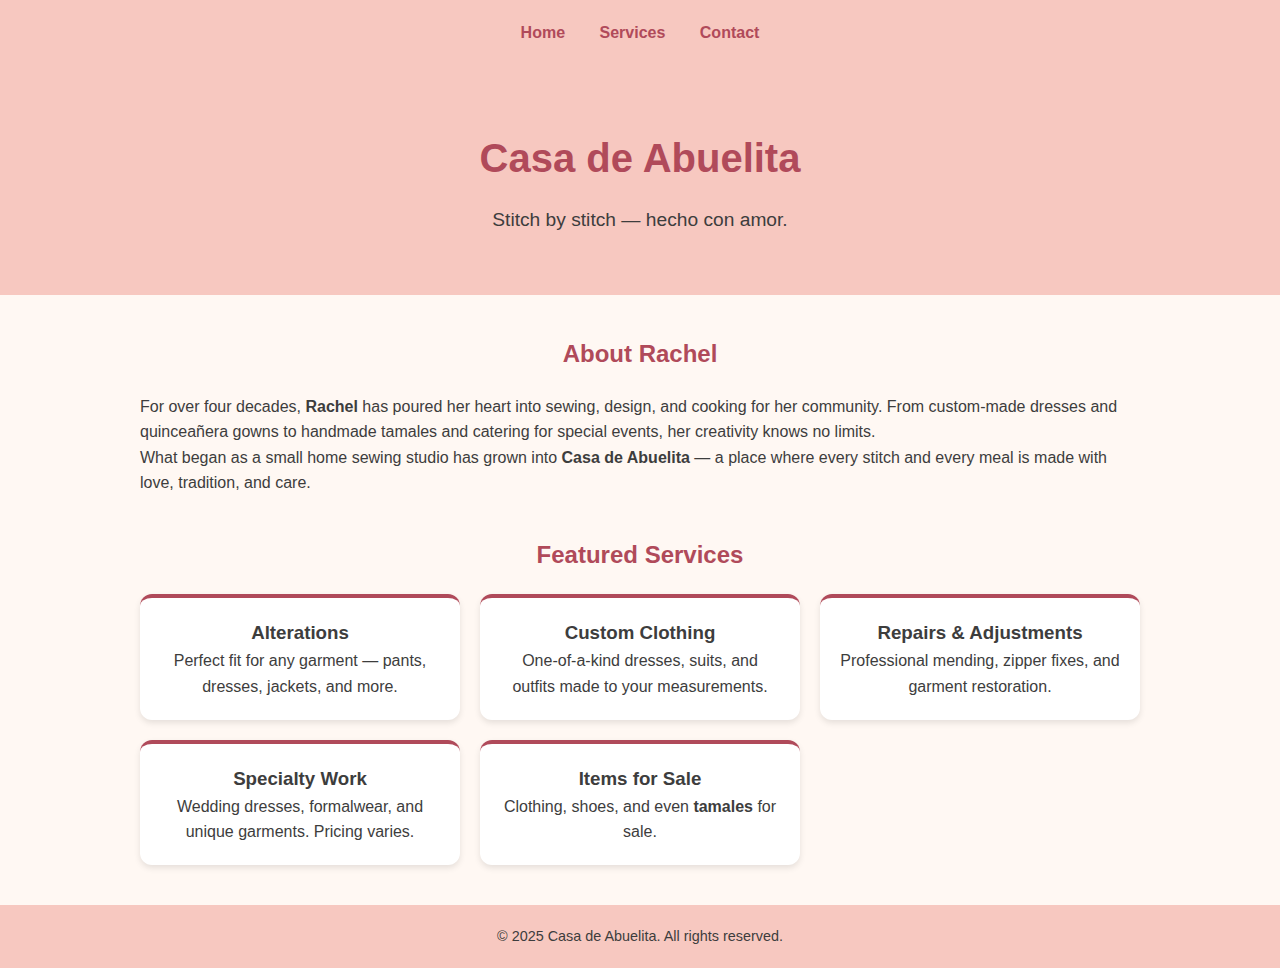
<file: index.html>
<!-- Website for Grandma 2025 ---
     Author: Adriana Padilla
-->
<!DOCTYPE html>
<html lang="en">
<head>
    <meta charset="UTF-8">
    <meta name="viewport" content="width=device-width, initial-scale=1.0">
    <title>Casa de Abuelita - Rachel’s Tailoring</title>
    <link rel="stylesheet" href="../css/styles.css">
</head>
<body>
    <header>
        <nav>
            <a href="index.html">Home</a>
            <a href="services.html">Services</a>
            <a href="contact.html">Contact</a>
        </nav>
    </header>

    <section class="hero">
        <h1>Casa de Abuelita</h1>
        <p>Stitch by stitch — hecho con amor.</p>
    </section>

    <!-- About Section -->
    <section class="container about">
        <h2>About Rachel</h2>
        <p>
            For over four decades, <strong>Rachel</strong> has poured her heart into sewing, design, 
            and cooking for her community. From custom-made dresses and quinceañera gowns 
            to handmade tamales and catering for special events, her creativity knows no limits.
        </p>
        <p>
            What began as a small home sewing studio has grown into <strong>Casa de Abuelita</strong> — 
            a place where every stitch and every meal is made with love, tradition, and care.
        </p>
    </section>

    <!-- Services Section -->
    <div class="container">
        <h2>Featured Services</h2>
        <div class="services-grid">
            <div class="service-card">
                <h3>Alterations</h3>
                <p>Perfect fit for any garment — pants, dresses, jackets, and more.</p>
            </div>
            <div class="service-card">
                <h3>Custom Clothing</h3>
                <p>One-of-a-kind dresses, suits, and outfits made to your measurements.</p>
            </div>
            <div class="service-card">
                <h3>Repairs & Adjustments</h3>
                <p>Professional mending, zipper fixes, and garment restoration.</p>
            </div>
            <div class="service-card">
                <h3>Specialty Work</h3>
                <p>Wedding dresses, formalwear, and unique garments. Pricing varies.</p>
            </div>
            <div class="service-card">
                <h3>Items for Sale</h3>
                <p>Clothing, shoes, and even <strong>tamales</strong> for sale.</p>
            </div>
        </div>
    </div>

    <footer>
        &copy; 2025 Casa de Abuelita. All rights reserved.
    </footer>
</body>
</html>
</file>
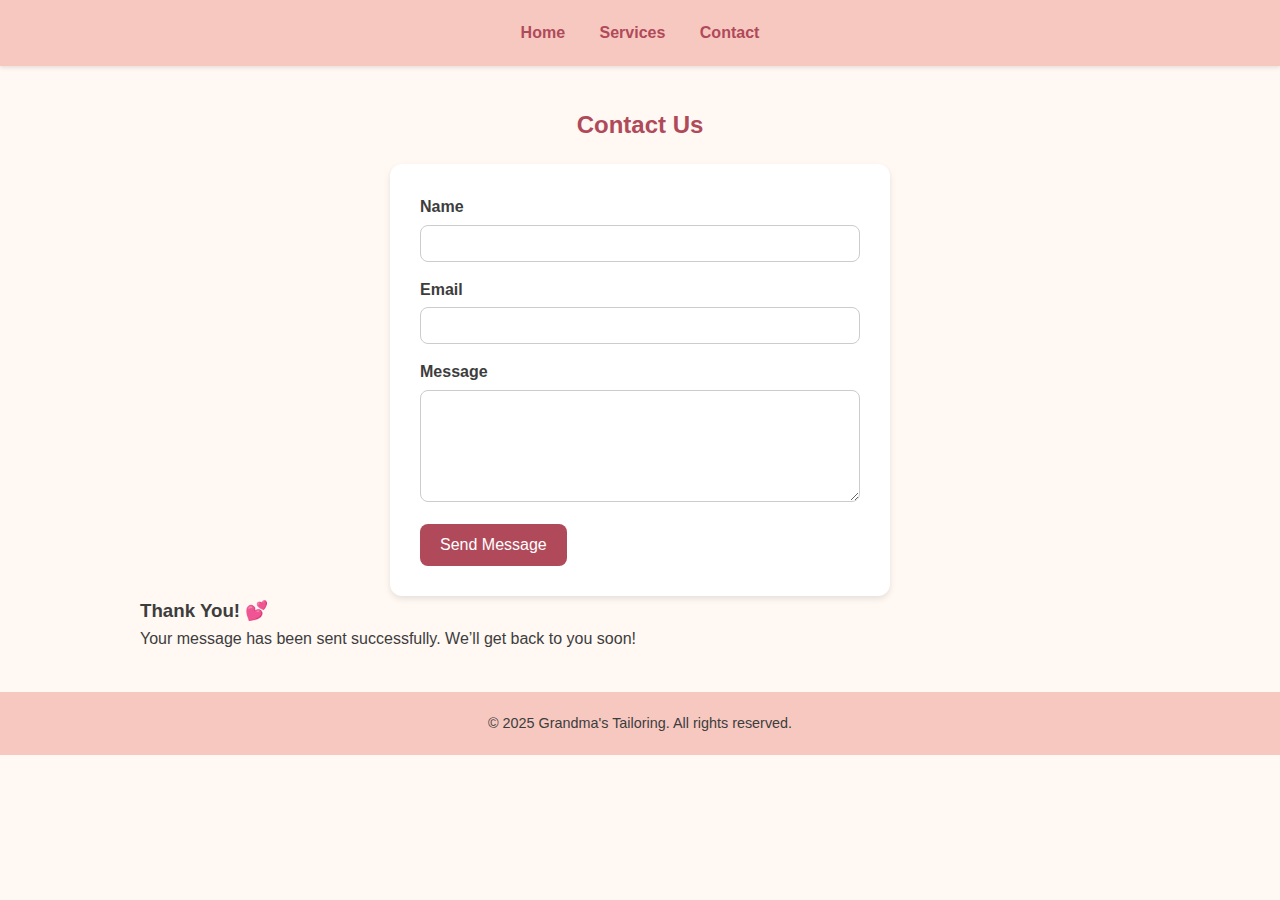
<file: contact.html>
<!DOCTYPE html>
<html lang="en">
<head>
  <meta charset="UTF-8" />
  <meta name="viewport" content="width=device-width, initial-scale=1.0" />
  <title>Contact - Abuelita Tailoring</title>
  <link rel="stylesheet" href="../css/styles.css" />
</head>
<body>
  <header>
    <nav>
      <a href="index.html">Home</a>
      <a href="services.html">Services</a>
      <a href="contact.html" class="active">Contact</a>
    </nav>
  </header>

  <div class="container">
    <h2>Contact Us</h2>

    <form id="contactForm" action="https://formspree.io/f/xovkrbnr" method="POST">
      <input type="hidden" name="_subject" value="New Message from Abuelita Tailoring Website" />
      <input type="hidden" name="_template" value="box" />
      <input type="hidden" name="_captcha" value="false" />
      <input type="hidden" name="_autoresponse" value="Thank you for contacting Abuelita Tailoring! We’ll get back to you soon. ❤️" />

      <label for="name">Name</label>
      <input type="text" id="name" name="name" required />

      <label for="email">Email</label>
      <input type="email" id="email" name="email" required />

      <label for="message">Message</label>
      <textarea id="message" name="message" rows="6" required></textarea>

      <button type="submit">Send Message</button>
    </form>

    <div class="success-message" id="successMessage">
      <h3>Thank You! 💕</h3>
      <p>Your message has been sent successfully. We’ll get back to you soon!</p>
    </div>
  </div>

  <footer>
    &copy; 2025 Grandma's Tailoring. All rights reserved.
  </footer>

  <script>
    // Handle form submission inline without redirect
    const form = document.getElementById('contactForm');
    const successMessage = document.getElementById('successMessage');

    form.addEventListener('submit', async function(e) {
      e.preventDefault();

      const formData = new FormData(form);
      try {
        const response = await fetch(form.action, {
          method: 'POST',
          body: formData,
          headers: { 'Accept': 'application/json' }
        });

        if (response.ok) {
          form.reset();
          successMessage.style.display = 'block';
          window.scrollTo({ top: successMessage.offsetTop - 100, behavior: 'smooth' });
        } else {
          alert('Oops! Something went wrong. Please try again.');
        }
      } catch (error) {
        alert('There was an issue sending your message.');
      }
    });
  </script>
</body>
</html>
</file>
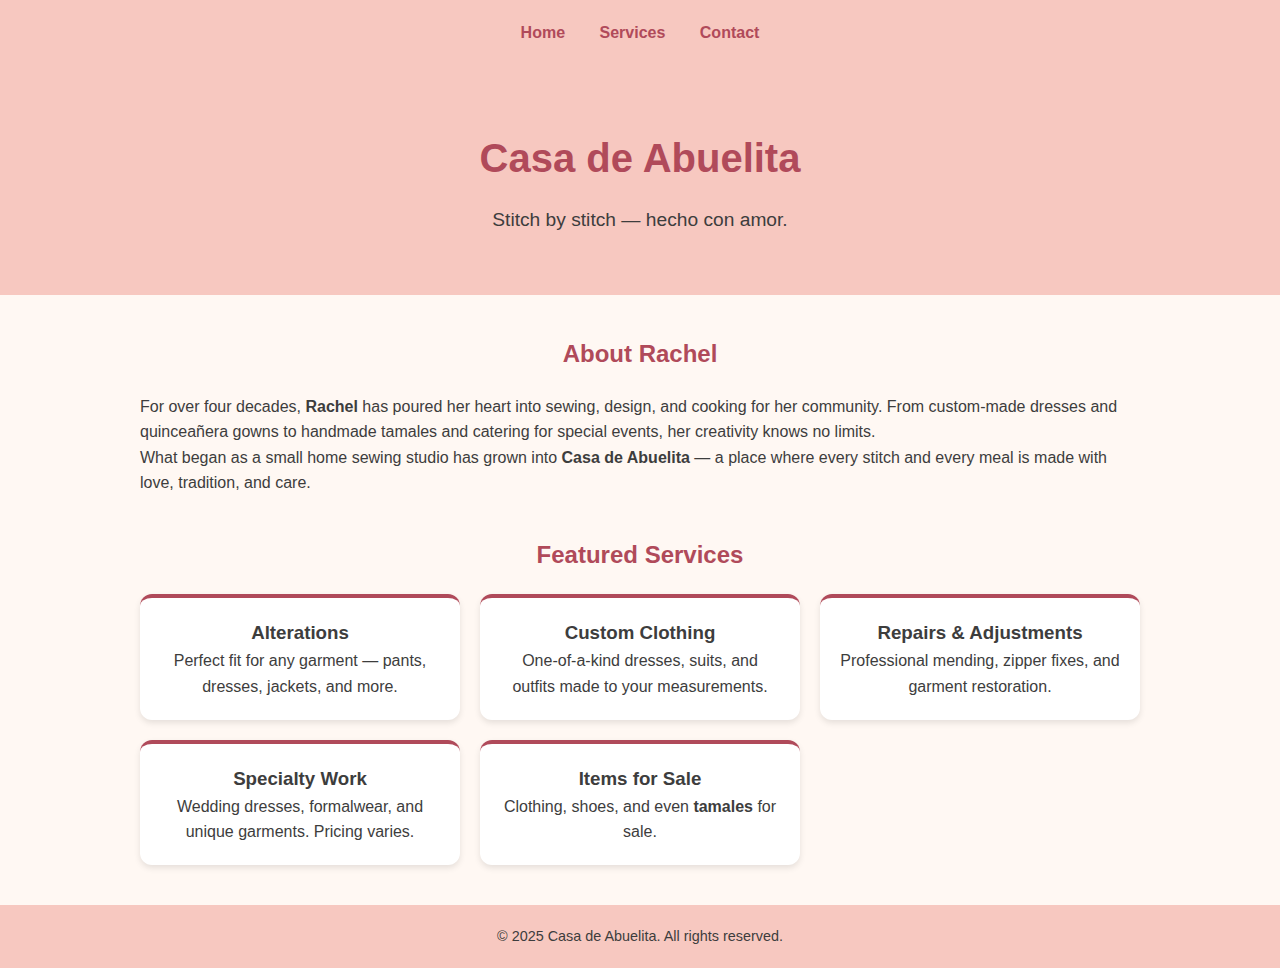
<file: index-es.html>
<!-- Casita de Abuelita 2025 - One Page Layout (Spanish Version) ---
     Author: Adriana Padilla
-->
<!DOCTYPE html>
<html lang="es">
<head>
    <meta charset="UTF-8">
    <meta name="viewport" content="width=device-width, initial-scale=1.0">

    <!-- Basic SEO -->
    <title>Casita de Abuelita | Sastrería y Tamales en San Antonio, TX</title>
    <meta name="description" content="Casita de Abuelita en San Antonio, TX ofrece sastrería personalizada, ajustes de ropa, reparaciones, prendas especiales y tamales caseros. Servicio de calidad con amor y tradición.">
    <meta name="keywords" content="sastre San Antonio, ropa personalizada San Antonio, ajustes de vestidos, reparaciones de ropa, vestidos de boda, tamales, Rachel Casita de Abuelita, San Antonio TX">
    <meta name="author" content="Adriana Padilla">

    <!-- Open Graph / Facebook -->
    <meta property="og:title" content="Casita de Abuelita | Sastrería y Tamales en San Antonio, TX">
    <meta property="og:description" content="Sastrería personalizada, ajustes, prendas especiales y tamales caseros en San Antonio, TX.">
    <meta property="og:type" content="website">
    <meta property="og:url" content="https://casitadeabuelita.com/">
    <meta property="og:image" content="https://casitadeabuelita.com/images/link.jpg">

    <!-- Twitter Card -->
    <meta name="twitter:card" content="summary_large_image">
    <meta name="twitter:title" content="Casita de Abuelita | Sastrería y Tamales en San Antonio, TX">
    <meta name="twitter:description" content="Sastrería personalizada, ajustes, prendas especiales y tamales caseros en San Antonio, TX.">
    <meta name="twitter:image" content="https://casitadeabuelita.com/images/link.jpg">

    <!-- Geo-location -->
    <meta name="geo.region" content="US-TX">
    <meta name="geo.placename" content="San Antonio">
    <meta name="geo.position" content="29.4241;-98.4936">
    <meta name="ICBM" content="29.4241, -98.4936">

    <!-- Favicon -->
    <link rel="icon" href="favicon.ico" type="image/x-icon">

    <!-- CSS -->
    <link rel="stylesheet" href="styles.css">

    <!-- Google Analytics -->
    <script async src="https://www.googletagmanager.com/gtag/js?id=G-J3QMKM0RFS"></script>
    <script>
      window.dataLayer = window.dataLayer || [];
      function gtag(){dataLayer.push(arguments);}
      gtag('js', new Date());
      gtag('config', 'G-J3QMKM0RFS');
    </script>

    <!-- Schema.org LocalBusiness JSON-LD -->
    <script type="application/ld+json">
    {
      "@context": "https://schema.org",
      "@type": "LocalBusiness",
      "name": "Casita de Abuelita",
      "image": "https://casitadeabuelita.com/images/hero.jpg",
      "description": "Sastrería personalizada, ajustes de ropa, prendas especiales y tamales caseros en San Antonio, TX.",
      "address": {
        "@type": "PostalAddress",
        "streetAddress": "Su dirección aquí",
        "addressLocality": "San Antonio",
        "addressRegion": "TX",
        "postalCode": "78214",
        "addressCountry": "US"
      },
      "geo": {
        "@type": "GeoCoordinates",
        "latitude": 29.4241,
        "longitude": -98.4936
      },
      "url": "https://casitadeabuelita.com",
      "telephone": "+1-210-630-3581",
      "openingHours": "Mo-Fr 09:00-18:00, Sa 10:00-14:00",
      "priceRange": "$"
    }
    </script>

    <script>
      const userLang = navigator.language || navigator.userLanguage; // e.g., "en-US" or "es-ES"
      
      if (userLang.startsWith('es') && !location.pathname.includes('-es')) {
        window.location.href = location.pathname.replace('.html', '-es.html');
      } else if (userLang.startsWith('en') && location.pathname.includes('-es')) {
        window.location.href = location.pathname.replace('-es.html', '.html');
      }
    </script>
</head>
<body>

    <!-- Header & Navigation -->
    <header>
        <nav>
            <a href="#home">Inicio</a>
            <a href="#services">Servicios</a>
            <a href="#contact">Contacto</a>
            <a href="/gallery-es.html">Galería</a>
        </nav>
    </header>

    <!-- Hero Section -->
    <section class="hero" id="home">
        <h1>Casita de Abuelita</h1>
        <p>Sastrería personalizada, ajustes y más — hecho con amor en San Antonio, TX.</p>
    </section>

    <!-- Language Switcher -->
    <div class="lang-switcher" style="text-align:center; margin:20px 0;">
        <a href="index.html" id="en-link">Cambiar a inglés</a>
    </div>


    <!-- About Section -->
    <section class="container about" id="about">
        <h2>Sobre Rachel</h2>
        <p>
            Durante más de cuatro décadas, <strong>Rachel</strong> ha puesto su corazón en la costura, el diseño y la cocina para su comunidad en San Antonio. Desde vestidos hechos a medida y trajes para quinceañeras hasta tamales caseros y catering para eventos especiales, su creatividad no tiene límites.
        </p>
        <p>
            Lo que comenzó como un pequeño taller de costura en casa se ha convertido en <strong>Casita de Abuelita</strong>, un lugar donde cada puntada y cada comida se hacen con amor, tradición y cuidado.
        </p>
    </section>

    <!-- Services Section -->
    <section class="container services" id="services">
        <h2>Servicios en San Antonio</h2>
        <div class="services-grid">
            <div class="service-card">
                <img src="images/alterations.jpg" alt="Rachel haciendo ajustes en un vestido en San Antonio">
                <h3>Ajustes</h3>
                <p>Pantalones, vestidos, chaquetas, camisas — hechos a la medida. <strong>Desde $20</strong></p>
            </div>
            <div class="service-card">
                <img src="images/custom.jpg" alt="Vestido hecho a medida por Rachel en San Antonio">
                <h3>Ropa Personalizada</h3>
                <p>Conjuntos, vestidos, trajes y más hechos a medida. <strong>Desde $100</strong></p>
            </div>
            <div class="service-card">
                <img src="images/repairs.jpg" alt="Rachel reparando ropa en San Antonio">
                <h3>Reparaciones y Ajustes</h3>
                <p>Remiendos, reemplazo de cremalleras, dobladillos y restauraciones. <strong>Desde $15</strong></p>
            </div>
            <div class="service-card">
                <img src="images/specialty.jpg" alt="Trabajo especializado en vestidos de boda en San Antonio">
                <h3>Trabajo Especializado</h3>
                <p>Vestidos de boda, ropa formal y prendas únicas. Los precios varían.</p>
            </div>
            <div class="service-card">
                <img src="images/forsale.jpg" alt="Artículos a la venta, incluyendo tamales en San Antonio">
                <h3>Artículos a la Venta</h3>
                <p>Ropa, calzado e incluso <strong>tamales</strong> para la venta.</p>
            </div>
        </div>
    </section>

    <!-- Contact Section -->
    <section class="contact" id="contact">
        <div class="container">
            <h2>Contacto con Rachel</h2>
            <p>Si deseas hacer un pedido, preguntar sobre los servicios o hablar de un proyecto, puedes comunicarte con Rachel aquí:</p>
            <ul class="contact-info">
                <li>📞 <a href="tel:2106303581">210-630-3581</a></li>
            </ul>
        </div>
    </section>

    <!-- Footer -->
    <footer class="site-footer">
        <p>&copy; 2025 Casita de Abuelita | Sitio web por 
            <a href="https://adrianaypadilla.com" target="_blank" rel="noopener noreferrer">Adriana Padilla</a>
        </p>
    </footer>

</body>
</html>
</file>
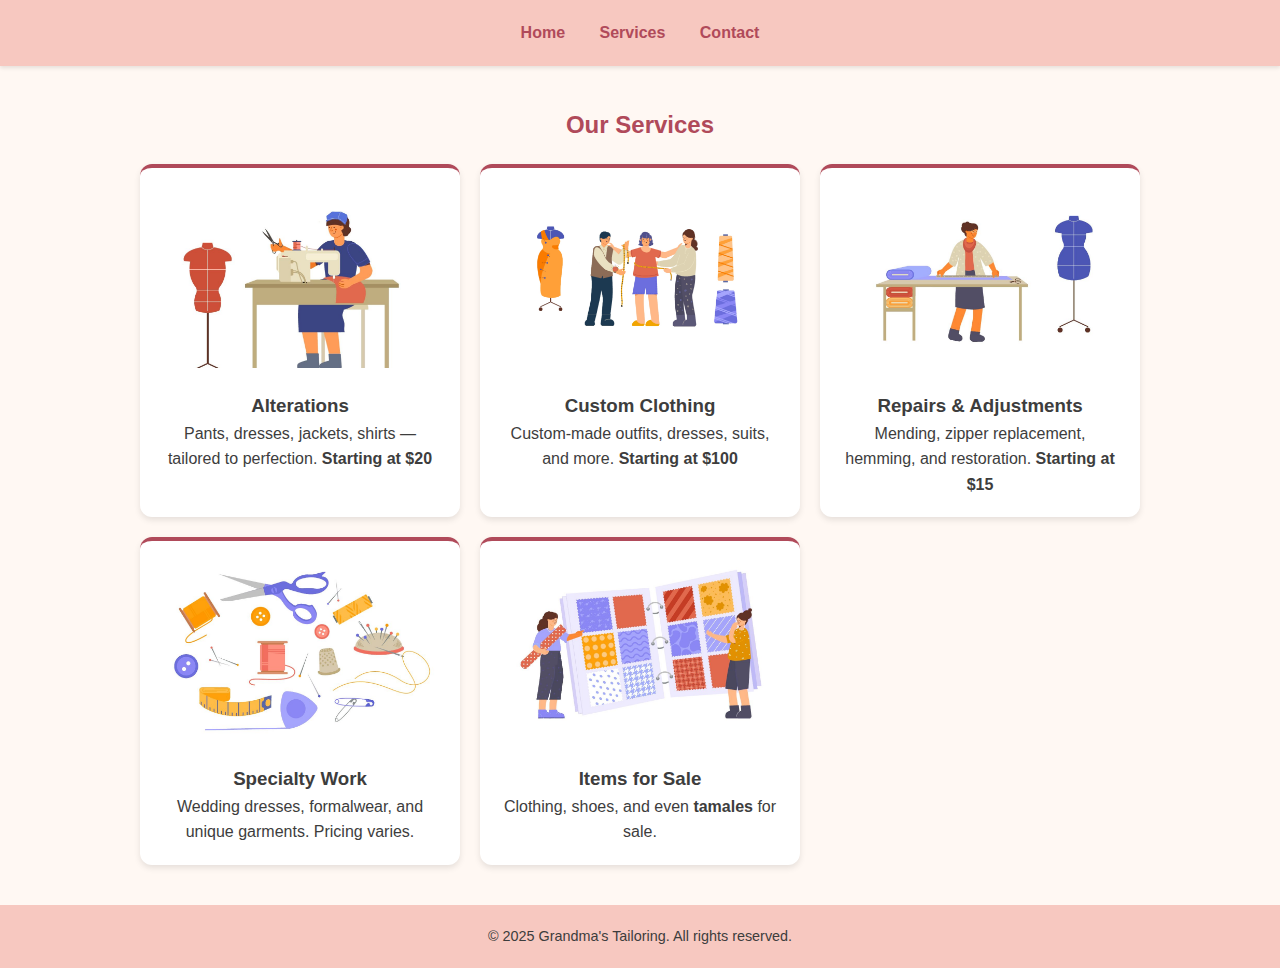
<file: services.html>
<!-- Website for Grandma 2025 ---
     Author: Adriana Padilla
-->
<!DOCTYPE html>
<html lang="en">
<head>
    <meta charset="UTF-8">
    <meta name="viewport" content="width=device-width, initial-scale=1.0">
    <title>Services - Grandma’s Tailoring</title>
    <link rel="stylesheet" href="../css/styles.css">
</head>
<body>
    <header>
        <nav>
            <a href="index.html">Home</a>
            <a href="services.html">Services</a>
            <a href="contact.html">Contact</a>
        </nav>
    </header>

    <div class="container">
        <h2>Our Services</h2>
        <div class="services-grid">
            <div class="service-card">
                <img src="images/alterations.jpg" alt="Alterations">
                <h3>Alterations</h3>
                <p>Pants, dresses, jackets, shirts — tailored to perfection. <strong>Starting at $20</strong></p>
            </div>
            <div class="service-card">
                <img src="images/custom.jpg" alt="Custom Clothing">
                <h3>Custom Clothing</h3>
                <p>Custom-made outfits, dresses, suits, and more. <strong>Starting at $100</strong></p>
            </div>
            <div class="service-card">
                <img src="images/repairs.jpg" alt="Repairs">
                <h3>Repairs & Adjustments</h3>
                <p>Mending, zipper replacement, hemming, and restoration. <strong>Starting at $15</strong></p>
            </div>
            <div class="service-card">
                <img src="images/specialty.jpg" alt="Specialty Work">
                <h3>Specialty Work</h3>
                <p>Wedding dresses, formalwear, and unique garments. Pricing varies.</p>
            </div>
            <div class="service-card">
                <img src="images/forsale.jpg" alt="For Sale">
                <h3>Items for Sale</h3>
                <p>Clothing, shoes, and even <strong>tamales</strong> for sale.</p>
            </div>
        </div>
    </div>

    <footer>
        &copy; 2025 Grandma's Tailoring. All rights reserved.
    </footer>
</body>
</html>
</file>
<file: css/styles.css>
/* --- Website for Grandma 2025: Rosita México ---
   Author: Adriana Padilla
*/

* {
    margin: 0;
    padding: 0;
    box-sizing: border-box;
    font-family: 'Helvetica Neue', Arial, sans-serif;
}

body {
    line-height: 1.6;
    background-color: #fff8f3;
    color: #3d3d3d;
}

a {
    text-decoration: none;
    color: #b04a5a;
}

header {
    background-color: #f7c8c0;
    padding: 20px 0;
    text-align: center;
    box-shadow: 0 2px 4px rgba(0,0,0,0.1);
}

header nav a {
    margin: 0 15px;
    font-weight: bold;
}

.hero {
    text-align: center;
    padding: 60px 20px;
    background: #f7c8c0;
    color: #3d3d3d;
}

.hero h1 {
    font-size: 2.5rem;
    color: #b04a5a;
    margin-bottom: 15px;
}

.hero p {
    font-size: 1.2rem;
}

.container {
    width: 90%;
    max-width: 1000px;
    margin: 40px auto;
}

h2 {
    color: #b04a5a;
    margin-bottom: 20px;
    text-align: center;
}

/* --- Services Section --- */
.services-grid {
    display: grid;
    grid-template-columns: repeat(auto-fit, minmax(250px, 1fr));
    gap: 20px;
}

.service-card {
    background: #fff;
    border-radius: 12px;
    padding: 20px;
    text-align: center;
    box-shadow: 0 3px 6px rgba(0,0,0,0.1);
    transition: transform 0.3s ease;
    border-top: 4px solid #b04a5a;
}

.service-card:hover {
    transform: translateY(-5px);
}

.service-card img {
    width: 100%;
    height: 180px;
    object-fit: cover;
    border-radius: 10px;
    margin-bottom: 15px;
}

/* --- Contact Page --- */
form {
    max-width: 500px;
    margin: 0 auto;
    background: #fff;
    padding: 30px;
    border-radius: 12px;
    box-shadow: 0 3px 6px rgba(0,0,0,0.1);
}

form label {
    display: block;
    margin-bottom: 5px;
    font-weight: bold;
}

form input, form textarea {
    width: 100%;
    padding: 10px;
    margin-bottom: 15px;
    border-radius: 8px;
    border: 1px solid #ccc;
}

form button {
    background-color: #b04a5a;
    color: #fff;
    border: none;
    padding: 12px 20px;
    border-radius: 8px;
    cursor: pointer;
    font-size: 1rem;
    transition: background 0.3s ease;
}

form button:hover {
    background-color: #a13f4f;
}

/* --- Footer --- */
footer {
    background-color: #f7c8c0;
    text-align: center;
    padding: 20px 0;
    margin-top: 40px;
    font-size: 0.9rem;
}

/* --- Responsive --- */
@media (max-width: 600px) {
    .hero h1 {
        font-size: 2rem;
    }
}
</file>
<file: styles.css>
/* --- Casa de Abuelita 2025 ---
   Author: Adriana Padilla
   Cleaned, combined, responsive & bilingual-ready
*/

* {
    margin: 0;
    padding: 0;
    box-sizing: border-box;
    font-family: 'Helvetica Neue', Arial, sans-serif;
}

body {
    line-height: 1.6;
    background-color: #fff8f3;
    color: #3d3d3d;
}

a {
    text-decoration: none;
    color: #b04a5a;
    transition: color 0.3s ease;
}

a:hover {
    text-decoration: underline;
    color: #d35400;
}

/* --- Header & Navigation --- */
header {
    background-color: #f7c8c0;
    padding: 20px 0;
    text-align: center;
    box-shadow: 0 2px 4px rgba(0,0,0,0.1);
}

header nav a {
    margin: 0 15px;
    font-weight: bold;
    font-size: 1.1rem;
}

nav a.active {
    text-decoration: underline;
    color: #7a3c47;
}

/* --- Hero Section --- */
.hero {
    text-align: center;
    padding: 80px 20px;
    background: #f7c8c0;
    color: #3d3d3d;
}

.hero h1 {
    font-size: 2.8rem;
    color: #b04a5a;
    margin-bottom: 15px;
}

.hero p {
    font-size: 1.2rem;
}

/* --- Containers & Headings --- */
.container {
    width: 90%;
    max-width: 1000px;
    margin: 40px auto;
}

h2 {
    color: #b04a5a;
    margin-bottom: 20px;
    text-align: center;
}

/* --- About Section --- */
.about {
    background: #fff;
    border-radius: 12px;
    padding: 30px;
    box-shadow: 0 3px 6px rgba(0,0,0,0.05);
    margin-bottom: 40px;
    text-align: center;
}

.about p {
    margin-bottom: 15px;
    max-width: 800px;
    margin-left: auto;
    margin-right: auto;
}

/* --- Services Section --- */
.services-grid {
    display: grid;
    grid-template-columns: repeat(auto-fit, minmax(250px, 1fr));
    gap: 20px;
}

.service-card {
    background: #fff;
    border-radius: 12px;
    padding: 20px;
    text-align: center;
    box-shadow: 0 3px 6px rgba(0,0,0,0.1);
    transition: transform 0.3s ease;
    border-top: 4px solid #b04a5a;
}

.service-card:hover {
    transform: translateY(-5px);
}

.service-card img {
    width: 100%;
    height: 180px;
    object-fit: cover;
    border-radius: 10px;
    margin-bottom: 15px;
}

/* --- Contact Section --- */
.contact {
    background: #fff4f0; 
    padding: 80px 20px;
}

.contact .container {
    text-align: center;
    max-width: 900px;
}

.contact h2 {
    font-size: 2rem;
    margin-bottom: 20px;
}

.contact p {
    font-size: 1.1rem;
    margin-bottom: 20px;
}

.contact-info {
    list-style: none;
    padding: 0;
    margin: 20px 0;
    display: flex;
    flex-direction: column;
    gap: 15px;
    align-items: center;
}

.contact-info li {
    font-size: 1.1rem;
}

.contact-info a {
    color: #d35400;
    font-weight: bold;
}

.contact-info a:hover {
    text-decoration: underline;
}

/* Horizontal layout on wider screens */
@media(min-width: 768px) {
    .contact-info {
        flex-direction: row;
        justify-content: center;
    }

    .contact-info li {
        margin: 0 15px;
    }
}

/* --- Footer --- */
.site-footer {
    background-color: #f7c8c0;
    text-align: center;
    padding: 25px 0;
    margin-top: 40px;
    font-size: 0.95rem;
    color: #3d3d3d;
}

.site-footer a {
    color: #b04a5a;
    font-weight: bold;
}

/* --- Responsive --- */
@media (max-width: 600px) {
    .hero h1 {
        font-size: 2rem;
    }

    .services-grid {
        grid-template-columns: 1fr;
    }

    .about, .contact, .service-card {
        padding: 20px;
    }
}

/* --- Gallery Page --- */
.gallery-container {
    width: 90%;
    max-width: 1100px;
    margin: 40px auto;
    text-align: center;
}

.gallery-container h2 {
    color: #b04a5a;
    margin-bottom: 20px;
}

.gallery-grid {
    display: grid;
    grid-template-columns: repeat(auto-fit, minmax(250px, 1fr));
    gap: 20px;
}

.gallery-item img,
.gallery-item video {
    width: 100%;
    border-radius: 12px;
    box-shadow: 0 3px 6px rgba(0,0,0,0.15);
    background: #fff;
}

/* --- Language Switcher --- */
.lang-switcher a {
    font-weight: bold;
    color: #b04a5a;
    margin: 0 8px;
    text-decoration: none;
    transition: color 0.3s ease;
}

.lang-switcher a:hover {
    color: #d35400;
    text-decoration: underline;
}
</file>
